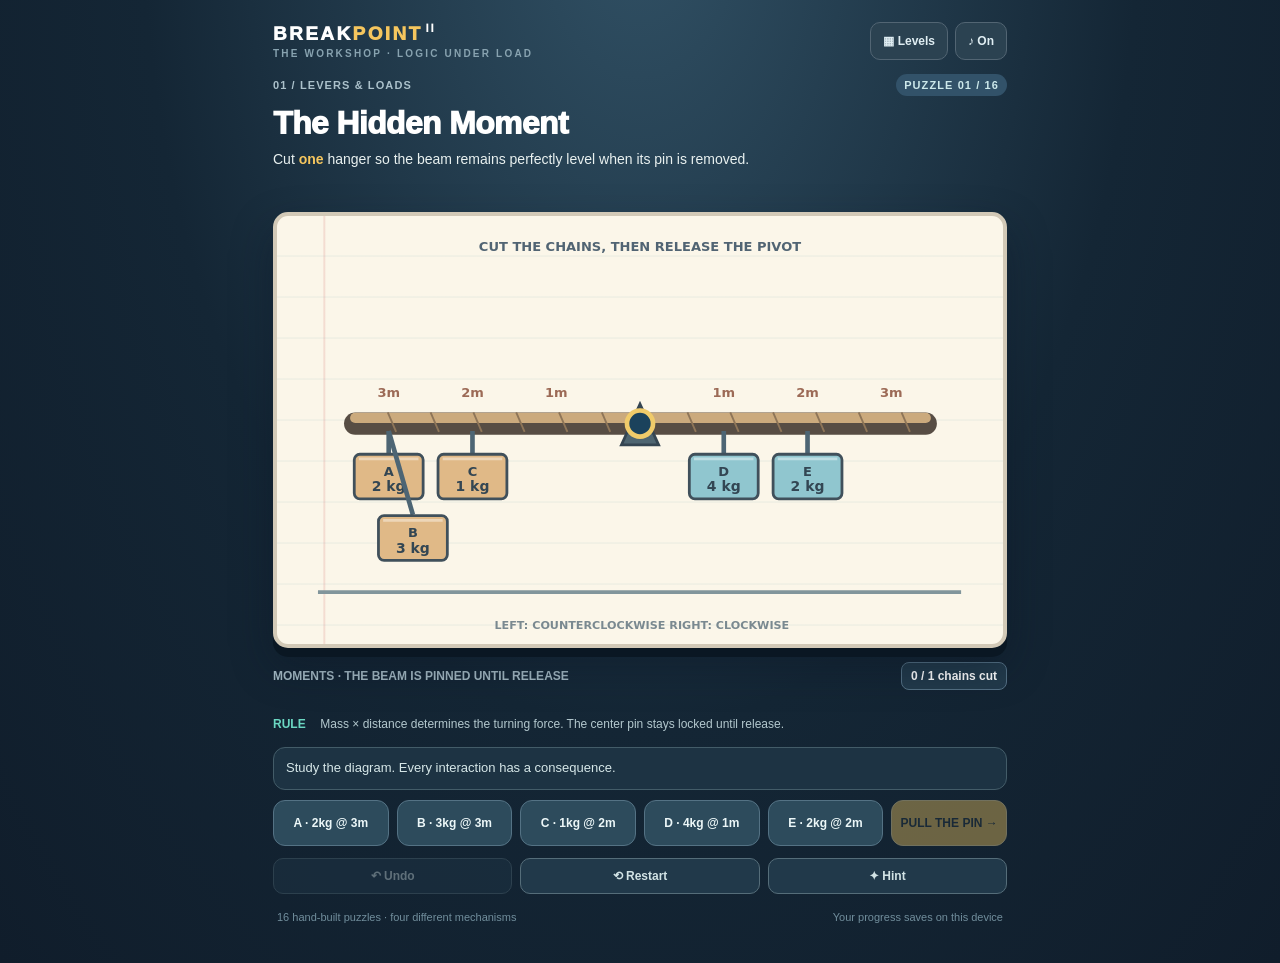
<file: breakpoint/index.html>
<!doctype html>
<html lang="en">
<head>
<meta charset="utf-8"><meta name="viewport" content="width=device-width,initial-scale=1,viewport-fit=cover"><meta name="theme-color" content="#132334"><meta name="apple-mobile-web-app-capable" content="yes"><title>BREAKPOINT // The Workshop</title>
<style>
:root{--night:#152634;--night2:#223b4c;--cream:#fbf6e9;--ink:#233a49;--muted:#a8b9c1;--gold:#f5c65e;--red:#ed7968;--teal:#6bd7c2;--blue:#82bce6}
*{box-sizing:border-box}html{-webkit-text-size-adjust:100%}body{margin:0;background:radial-gradient(ellipse at 50% -10%,#315165,#142635 55%,#101d2b);color:#fff;font-family:ui-rounded,-apple-system,BlinkMacSystemFont,"Segoe UI",sans-serif;min-height:100dvh}button{font:inherit;touch-action:manipulation}button:disabled{opacity:.4;cursor:not-allowed}.shell{width:min(760px,100%);margin:auto;padding:15px 13px max(22px,env(safe-area-inset-bottom))}.top{display:flex;align-items:center;gap:12px;justify-content:space-between;margin-bottom:14px}.wordmark{font-size:19px;font-weight:950;letter-spacing:2.4px;line-height:1}.wordmark em{font-style:normal;color:var(--gold)}.subbrand{font-size:10px;font-weight:850;letter-spacing:2.2px;color:#88a3b0;margin-top:5px}.top-actions{display:flex;gap:7px}.top button{background:#2b4251;border:1px solid #526573;border-radius:10px;color:#e0eef3;min-height:38px;padding:0 12px;font-size:12px;font-weight:800}.eyebrow{display:flex;gap:8px;justify-content:space-between;align-items:center;letter-spacing:1.1px;color:#abc1cb;font-size:11px;font-weight:850}.eyebrow .pill{background:#325269;color:#cde9eb;padding:5px 8px;border-radius:40px}.heading{font-size:clamp(23px,6vw,32px);font-weight:950;letter-spacing:-.65px;line-height:1.1;margin:10px 0 8px}.objective{font-size:14px;color:#e9f1f0;line-height:1.5;min-height:43px}.objective strong{color:var(--gold)}.paper{background:var(--cream);border-radius:15px;overflow:hidden;border:4px solid #d2c9b7;box-shadow:0 9px 0 #0a1723,0 18px 42px #09132266;margin:16px 0 12px;position:relative}.paper:before{position:absolute;content:"";left:0;right:0;top:0;bottom:0;background:repeating-linear-gradient(to bottom,transparent 0,transparent 39px,rgba(99,146,166,.12) 40px,transparent 41px),linear-gradient(90deg,transparent 46px,#db8a8450 47px,transparent 49px);pointer-events:none;z-index:1}.paper svg{width:100%;height:auto;aspect-ratio:780/460;display:block;touch-action:manipulation;position:relative;z-index:2}.tap{cursor:pointer}.tap .hit{fill:transparent;stroke:none;pointer-events:all}.tap:focus{outline:none}.tap:hover .interact,.tap:focus .interact{stroke:#e79b4d;stroke-width:4}.ribbon{display:flex;gap:8px;align-items:center;justify-content:space-between;margin:10px 0;min-height:31px}.ribbon .step{font-size:12px;color:#a6bcc6;font-weight:800}.ribbon .moves{border:1px solid #547084;border-radius:8px;padding:6px 9px;background:#223a4b;font-size:12px;font-weight:900;font-variant-numeric:tabular-nums}.tipline{display:flex;gap:8px;align-items:center;min-height:46px;font-size:12px;line-height:1.4;color:#b3c8ce}.tipline b{color:var(--teal)}.narration{border:1px solid #435c68;border-radius:12px;padding:11px 12px;color:#d6e7e8;font-size:13px;line-height:1.4;margin-bottom:10px;background:#1d3343;min-height:43px}.narration.warn{border-color:#c57d74;background:#4a343f;color:#ffe1d6}.narration.good{border-color:#409984;background:#1c4546;color:#e2ffed}.actions{display:grid;grid-template-columns:repeat(auto-fit,minmax(76px,1fr));gap:8px;margin-top:9px}.action{background:#2d4b5c;color:#ecf7f8;border:1px solid #547284;border-radius:12px;font-size:12px;min-height:46px;padding:7px 8px;font-weight:850;line-height:1.25}.action.highlight{background:#f2c760;color:#243440;border-color:#ffe5a0}.action.selected{background:#357f79;border-color:#89d4c9}.action.used{opacity:.5;text-decoration:line-through}.toolbar{display:flex;gap:8px;margin-top:12px}.toolbar button{flex:1;border:1px solid #556d79;color:#d2e3e5;background:#21394a;border-radius:10px;padding:10px 5px;font-size:12px;font-weight:850}.footer{display:flex;gap:8px;justify-content:space-between;color:#718e9c;font-size:11px;padding:16px 4px;line-height:1.3}.shade{position:fixed;inset:0;background:#091723d9;z-index:20;display:none;justify-content:center;align-items:center;padding:22px}.shade.open{display:flex}.dialog{width:min(470px,100%);max-height:85dvh;overflow:auto;padding:24px;background:#233d4c;border:1px solid #7692a0;box-shadow:0 30px 80px #0009;border-radius:20px}.dialog h2{font-size:27px;margin:4px 0 9px}.dialog p{font-size:14px;line-height:1.6;color:#c7dde3}.dialog .score{color:var(--gold);font-size:32px;letter-spacing:7px;margin:12px 0}.dialog button.main{width:100%;min-height:49px;background:var(--gold);color:#24323d;border:0;border-radius:11px;font-weight:950;margin-top:12px;font-size:15px}.dialog button.secondary{width:100%;min-height:42px;background:transparent;color:#d7e7e8;border:1px solid #768f9d;border-radius:11px;font-weight:850;margin-top:7px}.levelgrid{display:grid;grid-template-columns:repeat(4,1fr);gap:9px;margin-top:19px}.leveltile{min-height:67px;border-radius:9px;background:#315065;border:1px solid #59798b;color:white;font-size:19px;font-weight:900}.leveltile small{display:block;font-size:11px;color:var(--gold);margin-top:4px}.leveltile:disabled{opacity:.28}.leveltile.current{border:2px solid var(--gold)}#winDialog{display:none}#resultDialog{display:none}#levelDialog{display:none}#winDialog.open,#resultDialog.open,#levelDialog.open{display:block}.toast{border-left:4px solid var(--gold);padding-left:10px;font-size:12px!important}.motion{transition:transform .8s cubic-bezier(.18,.72,.25,1)}@media(min-width:680px){.shell{padding-top:22px}.paper{margin-top:20px}}@media(max-width:410px){.shell{padding:12px 9px max(18px,env(safe-area-inset-bottom))}.heading{font-size:25px}.objective{font-size:13px}.action{min-height:43px;font-size:11px}.paper{border-width:3px}.footer{font-size:10px}}
</style>
</head>
<body>
<div class="shell">
<header class="top"><div><div class="wordmark">BREAK<em>POINT</em><span style="font-size:10px;vertical-align:super;margin-left:3px">II</span></div><div class="subbrand">THE WORKSHOP · LOGIC UNDER LOAD</div></div><div class="top-actions"><button id="levelsBtn" aria-label="Choose a level">▦ Levels</button><button id="soundBtn" aria-label="Sound toggle">♪ On</button></div></header>
<div class="eyebrow"><span id="category">MECHANICS</span><span class="pill" id="levelNumber">PUZZLE 01 / 16</span></div>
<h1 class="heading" id="title">Loading…</h1><div class="objective" id="objective"></div>
<div class="paper"><svg id="board" viewBox="0 0 780 460" role="img" aria-label="Interactive physics puzzle"></svg></div>
<div class="ribbon"><span class="step" id="mechanic">MECHANICAL RULE</span><span class="moves" id="counter">0 MOVES</span></div>
<div class="tipline" id="rule"></div><div class="narration" id="status" aria-live="polite">Think through the consequences before you act.</div><div id="actions" class="actions"></div>
<div class="toolbar"><button id="undoBtn">↶ Undo</button><button id="retryBtn">⟲ Restart</button><button id="hintBtn">✦ Hint</button></div>
<footer class="footer"><span>16 hand-built puzzles · four different mechanisms</span><span>Your progress saves on this device</span></footer>
</div>
<div class="shade" id="shade"><div class="dialog" role="dialog" aria-modal="true" aria-label="Game dialog"><div id="winDialog"><div class="eyebrow">MECHANISM SOLVED</div><h2>Nicely reasoned.</h2><div class="score" id="stars">★★★</div><p id="winText"></p><button class="main" id="nextBtn">Next mechanism →</button><button class="secondary" id="levelFromWin">Choose a level</button></div><div id="resultDialog"><div class="eyebrow">TEST RESULT</div><h2 id="failHeading">Not quite.</h2><p id="failText"></p><button class="main" id="againBtn">Rewind and try again</button><button class="secondary" id="dismissBtn">Inspect the machine</button></div><div id="levelDialog"><div class="eyebrow">WORKSHOP DIRECTORY</div><h2>Choose a puzzle</h2><p>Complete a challenge to unlock the next one.</p><div id="levelGrid" class="levelgrid"></div><button class="secondary" id="closeLevels">Back to the workshop</button></div></div></div>
<script>
(()=>{'use strict';
const $=id=>document.getElementById(id);
const TORQUES=[
 {title:'The Hidden Moment',objective:'Cut <strong>one</strong> hanger so the beam remains perfectly level when its pin is removed.',weights:[[0,3,2],[0,3,3],[0,2,1],[1,1,4],[1,2,2]],cut:1,par:1,hint:'Balance is not about total kilograms. Multiply each mass by its distance from the pivot.'},
 {title:'Two Cuts, One Balance',objective:'The right arm will dive. Cut <strong>two</strong> hangers to restore equilibrium before releasing the pin.',weights:[[0,3,3],[0,2,1],[0,1,7],[1,3,7],[1,1,3],[1,3,6]],cut:2,par:2,hint:'You need to eliminate the excess clockwise moment. Cutting two hangers on the heavy side may work.'},
 {title:'The Counterbalance',objective:'One cut must come from <strong>each side</strong>. Restore a perfectly level beam with exactly two cuts.',weights:[[0,2,1],[0,3,6],[0,3,5],[1,2,4],[1,3,4],[1,3,6]],cut:2,sides:true,par:2,hint:'Removing load from both sides changes the moments in opposite directions. Look for two moments whose difference matches the imbalance.'},
 {title:'The Last Safety Pin',objective:'Exactly <strong>three</strong> chains must go. Balance the loaded beam without any counterweight touching the floor.',weights:[[0,1,1],[0,2,3],[0,2,3],[0,3,3],[1,1,7],[1,1,2],[1,2,5]],cut:3,par:3,hint:'Treat each hanger as a signed moment: left is negative, right is positive. Three contributions must cancel the starting imbalance.'}
];
const ROLLERS=[
 {title:'Coupled Switches',objective:'Route the falling marble through <strong>three gates</strong> and into the collection bin. Two of the levers are coupled.',n:3,masks:[1,3,5],initial:7,target:5,par:2,hint:'A lever can change more than one gate. Trace the brass coupling rods before launching.'},
 {title:'The Cross-Link',objective:'Four diverters share mechanical linkages. Find a setup that sends the ball into the green bin in <strong>two moves</strong>.',n:4,masks:[3,2,5,8],initial:4,target:5,par:2,hint:'The first lever affects the first TWO gates. Set the joint state, not individual gates.'},
 {title:'The Unhelpful Lever',objective:'Five gates, but some handles disturb two or more diverters. Solve the configuration with <strong>three throws</strong>.',n:5,masks:[3,2,30,10,24],initial:10,target:21,par:3,hint:'Work backward from the bottom gate. A switch that fixes one gate may undo another.'},
 {title:'The Six-Gate Gauntlet',objective:'Six diverters, six linked controls, and no safe intermediate stopping point. Find the four-throw route.',n:6,masks:[1,3,6,24,16,32],initial:31,target:21,par:4,hint:'Trace which levers share a gate. The central pair of gates can only be corrected through linked changes.'}
];
const FLUIDS=[
 {title:'The Missing Four',objective:'Three sealed vessels hold <strong>8, 5 and 3 liters</strong>. Measure exactly <strong>4 L in vessel A</strong>. No markings to pour halfway.',caps:[8,5,3],targetI:0,target:4,par:7,hint:'Every pour runs until the source empties OR the receiving vessel fills. Try filling B, then using C to remove a measured 3 L.'},
 {title:'Five, Precisely',objective:'Start with 10 liters split across 10-, 7- and 3-liter vessels. Leave <strong>exactly 5 L in B</strong>.',caps:[10,7,3],targetI:1,target:5,par:8,hint:'The 3-liter vessel is a measuring tool. Filling it repeatedly creates the missing remainder.'},
 {title:'Half a Tank',objective:'You have sealed vessels of 13, 8 and 5 liters. Isolate <strong>exactly 6 L in B</strong>.',caps:[13,8,5],targetI:1,target:6,par:6,hint:'B starts at 0. Fill it, pour 5 into C, then see what remainder can be moved.'},
 {title:'The Twelve-Liter Trap',objective:'The engineer needs <strong>exactly 6 L in A</strong> using only 12-, 7- and 5-liter vessels. No refilling from outside.',caps:[12,7,5],targetI:0,target:6,par:11,hint:'Since 7 minus 5 leaves 2, you can build quantities by repeated full transfers rather than guessing.'}
];
const GEARS=[
 {title:'Interlocked Shutters',objective:'Turn the handles until <strong>all four shutters are open</strong>. Each handle moves several shutters.',n:4,masks:[5,11,7,13],initial:9,par:2,hint:'The curved copper wires show exactly which shutters each handle reverses. A closed shutter needs an odd number of changes.'},
 {title:'Shared Axles',objective:'Five shutters and five linked handles. Every shutter must be open after <strong>three</strong> turns.',n:5,masks:[21,26,28,24,22],initial:13,par:3,hint:'Open shutters can be temporarily closed. Look for a set of handles whose combined effects cancel in the right places.'},
 {title:'The Gear Matrix',objective:'Six shutters, each coupled to several handles. Find the <strong>three-handle</strong> release combination.',n:6,masks:[19,38,21,10,17,33],initial:41,par:3,hint:'Since flipping the same handle twice does nothing, each handle is effectively a yes/no choice.'},
 {title:'Master Lock',objective:'Seven shutters and a tangle of axles. The mechanism will open in <strong>four turns</strong> if you plan correctly.',n:7,masks:[73,18,14,9,49,34,96],initial:125,par:4,hint:'For each shutter that is closed, an odd number of its linked handles must be turned. Open ones require an even number.'}
];
const MIX=[['torque',0],['roller',0],['fluid',0],['gear',0],['torque',1],['roller',1],['gear',1],['fluid',1],['roller',2],['torque',2],['fluid',2],['gear',2],['torque',3],['roller',3],['fluid',3],['gear',3]];
const types={torque:'01 / LEVERS & LOADS',roller:'02 / MARBLE ROUTING',fluid:'03 / HYDRAULICS',gear:'04 / COUPLED GEARS'};
const categories={torque:'MOMENTS · THE BEAM IS PINNED UNTIL RELEASE',roller:'DIVERTERS · LINKED HANDLES MOVE TOGETHER',fluid:'CONSERVATION · WATER CANNOT BE CREATED',gear:'REVERSIBLE LINKS · EVERY TURN HAS CONSEQUENCES'};
const storageKey='breakpoint_workshop_v2';let saved={};try{saved=JSON.parse(localStorage.getItem(storageKey)||'{}')}catch(e){};
const S={level:Math.max(0,Math.min(15,saved.level||0)),unlocked:Math.max(0,Math.min(15,saved.unlocked||0)),stars:Array.isArray(saved.stars)?saved.stars:{},sound:saved.sound!==false,hints:{},cur:null,history:[],status:'',phase:'play',cutover:0};
let inAnimation=false;
function persist(){try{localStorage.setItem(storageKey,JSON.stringify({level:S.level,unlocked:S.unlocked,stars:S.stars,sound:S.sound}))}catch(e){}}
function tone(f=500){if(!S.sound)return;try{const C=window.AudioContext||window.webkitAudioContext;if(!C)return;if(!tone.ctx)tone.ctx=new C();const ctx=tone.ctx;const o=ctx.createOscillator(),g=ctx.createGain();o.type='sine';o.frequency.setValueAtTime(f,ctx.currentTime);g.gain.setValueAtTime(.035,ctx.currentTime);g.gain.exponentialRampToValueAtTime(.001,ctx.currentTime+.15);o.connect(g);g.connect(ctx.destination);o.start();o.stop(ctx.currentTime+.16)}catch(e){}}
function current(){const [type,idx]=MIX[S.level];return{type,...({torque:TORQUES,roller:ROLLERS,fluid:FLUIDS,gear:GEARS}[type][idx])}}
function initial(l){if(l.type==='torque')return{cuts:[],released:false};if(l.type==='roller')return{bits:l.initial,moves:0,released:false,path:[]};if(l.type==='fluid')return{vol:[l.caps[0],0,0],from:null,moves:0};return{bits:l.initial,moves:0}}
function load(i){S.level=i;S.cur=initial(current());S.history=[];S.phase='play';S.status='Study the diagram. Every interaction has a consequence.';S.cutover=0;inAnimation=false;persist();closeModal();render()}
function clone(x){return JSON.parse(JSON.stringify(x))}
function remember(){S.history.push(clone(S.cur));if(S.history.length>40)S.history.shift()}
function notify(t){S.status=t;renderControls()}
function mechanicCount(l){return l.type==='torque'?`${S.cur.cuts.length} / ${l.cut} chains cut`:`${S.cur.moves} moves · par ${l.par}`}
function badge(x,y,s,color='#263e4d',size=15,weight=900){return `<text x="${x}" y="${y}" fill="${color}" text-anchor="middle" font-family="ui-rounded,-apple-system,system-ui" font-weight="${weight}" font-size="${size}">${s}</text>`}
function frame(){return `<defs><pattern id="hach" width="6" height="6" patternUnits="userSpaceOnUse"><path d="M0 6L6 0" stroke="#bcb7aa" stroke-width=".75" opacity=".45"/></pattern><filter id="shadowFx"><feDropShadow dx="0" dy="3" stdDeviation="3" flood-opacity=".13"/></filter></defs>`}
function act(label,fn,opts={}){const b=document.createElement('button');b.className='action'+(opts.hi?' highlight':'')+(opts.selected?' selected':'')+(opts.used?' used':'');b.disabled=!!opts.disabled;b.textContent=label;b.addEventListener('click',fn);$('actions').append(b)}
function redraw(){const l=current();$('board').innerHTML=frame()+(l.type==='torque'?drawTorque(l):l.type==='roller'?drawRoller(l):l.type==='fluid'?drawFluid(l):drawGears(l));$('board').querySelectorAll('[data-act]').forEach(el=>el.addEventListener('click',()=>{const [kind,arg]=el.dataset.act.split(':');if(kind==='torque')cutWeight(+arg);if(kind==='gate')flipGate(+arg);if(kind==='tank')tapTank(+arg);if(kind==='gear')turnGear(+arg)}))}
function drawTorque(l){let txt=`${badge(390,38,'CUT THE CHAINS, THEN RELEASE THE PIVOT','#516473',14,850)}`;txt+=`<path d="M44 404H735" stroke="#81959b" stroke-width="4"/><g id="beamGroup" class="motion" style="transform-origin:390px 224px;transform:rotate(${S.cutover}deg)">`;
 txt+=`<path d="M84 223H697" stroke="#574d44" stroke-width="24" stroke-linecap="round"/><path d="M84 217H697" stroke="#cbaa7d" stroke-width="11" stroke-linecap="round"/><g stroke="#8e7558" stroke-width="2">${Array.from({length:13},(_,i)=>`<path d="M${119+i*46} 211l9 21"/>`).join('')}</g>`;
 const occupied={};l.weights.forEach((w,i)=>{let side=w[0]?1:-1,arm=w[1],kg=w[2],key=`${w[0]}-${arm}`,row=occupied[key]||0;occupied[key]=row+1;let peg=390+side*arm*90;let x=peg+((row%2===0?-1:1)*Math.floor((row+1)/2)*26),y=281+row*66;if(row>=2)y=340;let dead=S.cur.cuts.includes(i);txt+=`<g class="${dead?'':'tap'}" data-act="torque:${i}" opacity="${dead?.21:1}"><path d="M${peg} 231L${x} ${y-26}" stroke="${dead?'#adb2af':'#4d6574'}" stroke-width="5" stroke-dasharray="${dead?'7 8':'none'}"/>`;
 txt+=`<rect class="interact" x="${x-37}" y="${y-25}" width="74" height="48" rx="6" fill="${w[0]?'#90c6cf':'#e0b987'}" stroke="#40505b" stroke-width="3"/><path d="M${x-32} ${y-20}h64" stroke="#ffffff68" stroke-width="3"/>${badge(x,y-2,String.fromCharCode(65+i),'#334653',14)}${badge(x,y+15,kg+' kg','#334653',15)}<rect class="hit" x="${x-45}" y="${y-38}" width="90" height="70"/></g>`;});
 txt+='</g>';txt+=`<path d="M370 246L390 202L410 246Z" fill="#4e6571" stroke="#344552" stroke-width="3"/><circle cx="390" cy="223" r="14" fill="#1b425c" stroke="#f0cb6a" stroke-width="5"/>`;
 for(let k=-3;k<=3;k++)if(k!==0)txt+=`${badge(390+k*90,195,Math.abs(k)+'m','#9c6a56',14,750)}`;
 txt+=`${badge(392,444,'LEFT: COUNTERCLOCKWISE                         RIGHT: CLOCKWISE','#7a8990',12)}`;
 return txt}
function drawRoller(l){const n=l.n;let t=`${badge(390,32,'SET THE SWITCHES, THEN PULL THE START LEVER','#506a76',14)}`;let nodes=rollerNodes(n);const bits=S.cur.bits;const end={x:390,y:426};t+=`<path d="M390 42V75" stroke="#4f7380" stroke-width="7" stroke-linecap="round"/><circle cx="390" cy="75" r="17" fill="#e7ae60" stroke="#665449" stroke-width="3"/>`;
 for(let i=0;i<n;i++){const p=nodes[i],next=nodes[i+1]||end;let correct=(l.target>>i)&1;let chosen=(bits>>i)&1;let trapX=correct===1?p.x-210:p.x+210;let trapY=Math.min(422,p.y+50);
 t+=`<path d="M${p.x} ${p.y+8}L${next.x} ${next.y-18}" stroke="#69a996" stroke-width="9" stroke-linecap="round" opacity=".58"/><path d="M${p.x} ${p.y+8}L${trapX} ${trapY-14}" stroke="#d48a7c" stroke-width="7" stroke-dasharray="11 10" stroke-linecap="round" opacity=".5"/><path d="M${trapX-22} ${trapY}h44l-9 13h-26z" fill="#ce8775" stroke="#8f6f65" stroke-width="2"/>`;
 let dx=chosen===correct?next.x:trapX,dy=chosen===correct?next.y-18:trapY-14;let a=Math.atan2(dy-p.y,dx-p.x)*180/Math.PI; t+=`<g class="tap" data-act="gate:${i}"><rect class="interact" x="${p.x-32}" y="${p.y-22}" width="64" height="44" rx="10" fill="#e8d6ae" stroke="#657784" stroke-width="3"/><path d="M${p.x-25} ${p.y}h50" stroke="#b4b6a2" stroke-width="4"/><path d="M${p.x} ${p.y}L${p.x+34*Math.cos(a*Math.PI/180)} ${p.y+34*Math.sin(a*Math.PI/180)}" stroke="#243f50" stroke-width="9" stroke-linecap="round"/><circle cx="${p.x}" cy="${p.y}" r="11" fill="#fff4cc" stroke="#2d4657" stroke-width="3"/>${badge(p.x,p.y-35,String.fromCharCode(65+i),'#314d5d',16)}<rect class="hit" x="${p.x-38}" y="${p.y-40}" width="76" height="75"/></g>`;
 }
 t+=`<path d="M336 445h108l-12 -35h-84z" fill="#7cc6a1" stroke="#4b806f" stroke-width="4"/>${badge(390,440,'GOAL','#244c47',15)}`;
 // coupling rods are declared by interaction masks; colored joint pins are rendered in a separate miniature schematic.
 let baseX=390-n*32;t+=`<g opacity=".93">`;for(let i=0;i<n;i++){let x=baseX+i*64+32;t+=`<circle cx="${x}" cy="447" r="6" fill="${(bits>>i)&1?'#d3a85d':'#527e8a'}" stroke="#344c56" stroke-width="1.5"/>`}t+='</g>';
 if(S.cur.released&&S.cur.path?.length){t+=`<circle id="animatedBall" cx="390" cy="75" r="15" fill="#f0c557" stroke="#8f6f3c" stroke-width="4" filter="url(#shadowFx)"/>`}
 return t}
function rollerNodes(n){let xs=[390,485,310,445,330,400];return Array.from({length:n},(_,i)=>({x:xs[i],y:111+i*(274/Math.max(1,n-1))}))}
function drawFluid(l){let t=`${badge(390,36,'TAP A SOURCE VESSEL, THEN A DESTINATION','#516a73',14)}`;t+=`<path d="M120 413H666" stroke="#90a1a4" stroke-width="7"/>`;const starts=[107,335,563];for(let i=0;i<3;i++){const x=starts[i],cap=l.caps[i],v=S.cur.vol[i],fill=v/cap*218,selected=S.cur.from===i,target=l.targetI===i; t+=`<g class="tap" data-act="tank:${i}"><rect class="interact" x="${x}" y="117" width="110" height="273" rx="5" fill="#f9f9ec" stroke="${selected?'#e7a853':'#6d8692'}" stroke-width="${selected?8:4}"/><rect x="${x+6}" y="${385-fill}" width="98" height="${fill}" rx="3" fill="#71b9db"/><path d="M${x+6} ${385-fill}h98" stroke="#367a9d" stroke-width="5"/>`;for(let j=1;j<cap;j++){let y=385-j/cap*218;t+=`<path d="M${x+84} ${y}h${j%2===0?18:10}" stroke="#6c8b99" stroke-width="2"/>`};if(target){let y=385-l.target/cap*218;t+=`<path d="M${x-18} ${y}h146" stroke="#e27a60" stroke-width="4" stroke-dasharray="10 7"/>${badge(x+56,y-10,'TARGET '+l.target+' L','#cb6954',12)}`}
 t+=`<path d="M${x-8} 116h126" stroke="#6e8490" stroke-width="9" stroke-linecap="round"/>${badge(x+55,85,String.fromCharCode(65+i),'#334b59',26)}${badge(x+55,110,cap+' L CAPACITY','#708691',12)}${badge(x+55,326,`${v} L`,'#244e66',31)}<rect class="hit" x="${x-15}" y="72" width="140" height="331"/></g>`;}
 t+=`<path d="M160 430H610" stroke="#768e93" stroke-width="3" stroke-dasharray="11 9"/>${badge(390,452,'POURS STOP WHEN ONE VESSEL IS EMPTY OR FULL','#7e8b90',12)}`;return t}
function drawGears(l){const n=l.n,first=80,range=620,x=i=>first+i*range/(n-1);let t=`${badge(390,31,'COPPER RODS SHOW WHICH SHUTTERS EACH HANDLE FLIPS','#5d737a',14)}`;
 // copper linking paths, each line is structurally meaningful
 for(let h=0;h<n;h++)for(let sh=0;sh<n;sh++)if(l.masks[h]>>sh&1){let a=x(h),b=x(sh),y1=318,y2=202;t+=`<path d="M${a} ${y1}Q${(a+b)/2} ${236+((h+sh)%4)*10} ${b} ${y2}" stroke="${h%2?'#b48456':'#c99b68'}" stroke-width="2.5" fill="none" opacity=".60"/>`}
 for(let sh=0;sh<n;sh++){const open=(S.cur.bits>>sh)&1,px=x(sh);t+=`<g><rect x="${px-28}" y="126" width="56" height="66" rx="9" fill="${open?'#79cdb5':'#df8779'}" stroke="#4c6b75" stroke-width="4" filter="url(#shadowFx)"/>${open?`<path d="M${px-17} 158l12 12 22-28" stroke="#20554c" stroke-width="6" fill="none" stroke-linecap="round" stroke-linejoin="round"/>`:`<path d="M${px-14} 143l28 31m0-31l-28 31" stroke="#894a45" stroke-width="5" stroke-linecap="round"/>`}${badge(px,113,String.fromCharCode(65+sh),'#3d5360',15)}${badge(px,220,open?'OPEN':'SHUT',open?'#4b9486':'#bf6055',11)}</g>`}
 for(let h=0;h<n;h++){let px=x(h);t+=`<g class="tap" data-act="gear:${h}"><circle class="interact" cx="${px}" cy="332" r="30" fill="#e5ca95" stroke="#506b78" stroke-width="5"/><path d="M${px-13} 319l26 26m0-26l-26 26" stroke="#876a52" stroke-width="4"/><circle cx="${px}" cy="332" r="10" fill="#2d4e61" stroke="#f9eed3" stroke-width="3"/>${badge(px,389,String(h+1),'#324e5b',18)}<circle class="hit" cx="${px}" cy="330" r="43"/></g>`}
 t+=`${badge(390,437,'TURN ANY HANDLE ONCE TO REVERSE ITS CONNECTED SHUTTERS','#74858c',12)}`;return t}
function moment(l,cuts){return l.weights.reduce((a,w,i)=>cuts.includes(i)?a:a+(w[0]?1:-1)*w[1]*w[2],0)}
function cutWeight(i){let l=current();if(l.type!=='torque'||S.phase!=='play'||S.cur.released||S.cur.cuts.includes(i)||S.cur.cuts.length>=l.cut)return;remember();S.cur.cuts.push(i);tone(370);notify(`Chain ${String.fromCharCode(65+i)} removed. ${l.cut-S.cur.cuts.length} remaining. The pivot is still locked.`);render()}
function releaseBeam(){let l=current();if(l.type!=='torque'||S.phase!=='play'||S.cur.cuts.length!==l.cut)return;S.cur.released=true;S.phase='result';S.cutover=0;render();const val=moment(l,S.cur.cuts),sides=S.cur.cuts.map(i=>l.weights[i][0]),ok=val===0&&(!l.sides||new Set(sides).size===2);tone(ok?740:210);setTimeout(()=>{S.cutover=val===0?0:(val>0?11:-11);const beam=$('beamGroup');if(beam)beam.style.transform=`rotate(${S.cutover}deg)`},80);setTimeout(()=>{if(ok)win();else fail('The release pin was pulled, but the beam is not balanced. '+(val>0?'The right side rotates downward.':val<0?'The left side rotates downward.':'The required one-cut-per-side condition was not met.'))},950)}
function flipGate(i){let l=current();if(l.type!=='roller'||S.phase!=='play'||S.cur.released||S.cur.moves>=l.par)return;remember();S.cur.bits^=l.masks[i];S.cur.moves++;tone(390+i*45);notify(`Lever ${String.fromCharCode(65+i)} moved. ${popcount(l.masks[i])} diverter${popcount(l.masks[i])===1?'':'s'} rotated together.`);render()}
function launchBall(){let l=current();if(l.type!=='roller'||S.phase!=='play')return;S.cur.released=true;S.phase='result';const p=rollerNodes(l.n),points=[{x:390,y:75}];let safe=true;for(let i=0;i<l.n;i++){points.push({x:p[i].x,y:p[i].y});let correct=(l.target>>i)&1;if(((S.cur.bits>>i)&1)!==correct){const trapX=correct===1?p[i].x-210:p[i].x+210;points.push({x:trapX,y:Math.min(422,p[i].y+48)});safe=false;break}}if(safe)points.push({x:390,y:417});S.cur.path=points;render();tone(810);let start=null;let duration=points.length*350;let ball=$('animatedBall');const move=(time)=>{if(S.phase!=='result')return;if(start===null)start=time;let prog=Math.min(points.length-1,(time-start)/duration*(points.length-1));let ix=Math.min(points.length-2,Math.floor(prog)),f=prog-ix;if(ball){ball.setAttribute('cx',points[ix].x*(1-f)+points[ix+1].x*f);ball.setAttribute('cy',points[ix].y*(1-f)+points[ix+1].y*f)}if(prog<points.length-1)requestAnimationFrame(move);else{if(safe)win();else fail('The marble followed a diverter into the red catch tray. Change the connected levers, then launch again.')}};requestAnimationFrame(move)}
function popcount(x){let n=0;while(x){n+=x&1;x>>>=1}return n}
function tapTank(i){let l=current();if(l.type!=='fluid'||S.phase!=='play')return;let c=S.cur,v=c.vol;if(c.from===null){if(v[i]<=0){notify(`Vessel ${String.fromCharCode(65+i)} is empty. Select a nonempty source.`);return}c.from=i;notify(`Pour FROM ${String.fromCharCode(65+i)}. Now choose the receiving vessel.`);render();return}if(c.from===i){c.from=null;notify('Selection cancelled. Choose a source vessel.');render();return}let j=i,from=c.from,amount=Math.min(v[from],l.caps[j]-v[j]);if(amount===0){c.from=null;notify('That transfer cannot proceed; the receiving vessel is full.');render();return}remember();v[from]-=amount;v[j]+=amount;c.moves++;c.from=null;tone(560);S.status=`${amount} L flowed from ${String.fromCharCode(65+from)} to ${String.fromCharCode(65+j)}. Total volume remains ${l.caps[0]} L.`;render();if(v[l.targetI]===l.target)setTimeout(win,350)}
function turnGear(i){let l=current();if(l.type!=='gear'||S.phase!=='play'||S.cur.moves>=l.par)return;remember();S.cur.bits^=l.masks[i];S.cur.moves++;tone(440+i*60);S.status=`Handle ${i+1} rotated ${popcount(l.masks[i])} shutter${popcount(l.masks[i])===1?'':'s'}.`;render();if(S.cur.bits===(1<<l.n)-1)setTimeout(win,350)}
function undo(){if(S.phase!=='play'||!S.history.length)return;S.cur=S.history.pop();S.status='Last action reversed. Reconsider the constraints.';tone(260);render()}
function retry(){load(S.level)}
function evaluateHint(){const l=current(),hintCount=(S.hints[S.level]||0)+1;S.hints[S.level]=hintCount;const basic=l.hint;
 if(hintCount===1){notify('HINT · '+basic);return}
 if(l.type==='torque'){let remaining=Array.from({length:l.weights.length},(_,i)=>i).filter(i=>!S.cur.cuts.includes(i));let required=l.cut-S.cur.cuts.length,valid=[];function comb(xs,k,acc=[]){if(k===0){let all=[...S.cur.cuts,...acc];if(moment(l,all)===0&&(!l.sides||new Set(all.map(j=>l.weights[j][0])).size===2))valid.push(acc);return}for(let a=0;a<=xs.length-k;a++)comb(xs.slice(a+1),k-1,[...acc,xs[a]])}comb(remaining,required);notify(valid.length?'HINT · Remaining cuts: '+valid[0].map(i=>String.fromCharCode(65+i)).join(', '):'HINT · Your existing cuts cannot lead to a balanced beam. Undo or restart.');}
 if(l.type==='roller'||l.type==='gear'){let n=l.n,target=l.type==='gear'?(1<<n)-1:l.target;let plan=bitPlan(l.masks,S.cur.bits,target,l.par-S.cur.moves);notify(plan?`HINT · Next useful handle: ${l.type==='gear'?plan[0]+1:String.fromCharCode(65+plan[0])}. ${plan.length} move${plan.length===1?'':'s'} remain.`:'HINT · Your remaining move budget is insufficient. Undo or restart.');}
 if(l.type==='fluid'){let plan=waterPlan(l.caps,S.cur.vol,l.targetI,l.target);notify(plan?.length?`HINT · Next transfer: ${String.fromCharCode(65+plan[0][0])} → ${String.fromCharCode(65+plan[0][1])}. Shortest route: ${plan.length} pour${plan.length===1?'':'s'}.`:'HINT · No further transfer is required.');}
}
function bitPlan(masks,start,target,budget){let n=masks.length,best=null;for(let x=0;x<(1<<n);x++){let b=popcount(x);if(b>budget||(best&&b>=best.length))continue;let out=start,ids=[];for(let i=0;i<n;i++)if(x>>i&1){out^=masks[i];ids.push(i)}if(out===target)best=ids}return best}
function waterPlan(caps,start,idx,target){const key=v=>v.join(','),q=[[start,[]]],seen=new Set([key(start)]);while(q.length){const [v,path]=q.shift();if(v[idx]===target)return path;for(let i=0;i<v.length;i++)for(let j=0;j<v.length;j++){if(i===j)continue;let amt=Math.min(v[i],caps[j]-v[j]);if(!amt)continue;let vv=v.slice();vv[i]-=amt;vv[j]+=amt;let k=key(vv);if(seen.has(k))continue;seen.add(k);q.push([vv,[...path,[i,j]]])}}return null}
function render(){const l=current();$('title').textContent=l.title;$('category').textContent=types[l.type];$('levelNumber').textContent=`PUZZLE ${String(S.level+1).padStart(2,'0')} / 16`;$('objective').innerHTML=l.objective;$('mechanic').textContent=categories[l.type];$('counter').textContent=mechanicCount(l);$('rule').innerHTML=l.type==='torque'?'<b>RULE</b> &nbsp; Mass × distance determines the turning force. The center pin stays locked until release.':l.type==='roller'?'<b>RULE</b> &nbsp; Each lever moves every gate coupled to it. Red trays are dead ends.':l.type==='fluid'?'<b>RULE</b> &nbsp; Transfers stop only when the source empties or the destination fills.':'<b>RULE</b> &nbsp; A turned handle flips all connected shutters: open becomes closed and vice versa.';redraw();renderControls()}
function renderControls(){const l=current(),status=$('status');status.textContent=S.status;status.className='narration'+(S.phase==='won'?' good':S.phase==='result'?' warn':'');$('actions').innerHTML='';if(l.type==='torque'){l.weights.forEach((w,i)=>act(`${String.fromCharCode(65+i)} · ${w[2]}kg @ ${w[1]}m`,()=>cutWeight(i),{disabled:S.phase!=='play'||S.cur.cuts.includes(i)||S.cur.cuts.length>=l.cut,used:S.cur.cuts.includes(i)}));act('PULL THE PIN →',releaseBeam,{hi:true,disabled:S.phase!=='play'||S.cur.cuts.length!==l.cut})}
 if(l.type==='roller'){for(let i=0;i<l.n;i++)act(`LEVER ${String.fromCharCode(65+i)} ↔`,()=>flipGate(i),{disabled:S.phase!=='play'||S.cur.moves>=l.par});act('RELEASE BALL ●',launchBall,{hi:true,disabled:S.phase!=='play'})}
 if(l.type==='fluid'){for(let i=0;i<3;i++)act(`${String.fromCharCode(65+i)} · ${S.cur.vol[i]}/${l.caps[i]} L`,()=>tapTank(i),{selected:S.cur.from===i,disabled:S.phase!=='play'});}
 if(l.type==='gear'){for(let i=0;i<l.n;i++)act(`HANDLE ${i+1}`,()=>turnGear(i),{disabled:S.phase!=='play'||S.cur.moves>=l.par})}
 $('undoBtn').disabled=S.phase!=='play'||S.history.length===0;$('hintBtn').disabled=S.phase!=='play';$('soundBtn').textContent=S.sound?'♪ On':'♪ Off';}
function modal(type){$('shade').classList.add('open');for(let k of ['winDialog','resultDialog','levelDialog'])$(k).classList.toggle('open',k===type)}function closeModal(){$('shade').classList.remove('open')}
function win(){if(S.phase==='won')return;S.phase='won';const l=current();let move=l.type==='torque'?S.cur.cuts.length:S.cur.moves;let medal=move<=l.par?3:move<=l.par+2?2:1;if(S.hints[S.level])medal=Math.min(2,medal);S.stars[S.level]=Math.max(S.stars[S.level]||0,medal);S.unlocked=Math.max(S.unlocked,Math.min(15,S.level+1));persist();tone(880);$('stars').textContent='★'.repeat(medal)+'☆'.repeat(3-medal);$('winText').textContent=`${l.title} solved in ${move} action${move===1?'':'s'}. ${medal===3?'That is an optimal solution.': 'You can replay to aim for three stars.'}`;$('nextBtn').textContent=S.level===15?'Workshop complete · replay':'Next mechanism →';renderControls();modal('winDialog')}
function fail(message){S.phase='failed';$('failHeading').textContent='The mechanism failed.';$('failText').textContent=message;modal('resultDialog');renderControls()}
function levelChooser(){closeModal();modal('levelDialog');let container=$('levelGrid');container.innerHTML='';MIX.forEach(([type,k],i)=>{let b=document.createElement('button');b.className='leveltile'+(S.level===i?' current':'');b.disabled=i>S.unlocked;b.innerHTML=`${i+1}<small>${i>S.unlocked?'LOCKED':S.stars[i]?'★'.repeat(S.stars[i]):'○'} · ${type.toUpperCase()}</small>`;b.onclick=()=>load(i);container.append(b)})}
$('levelsBtn').onclick=levelChooser;$('closeLevels').onclick=closeModal;$('levelFromWin').onclick=levelChooser;$('nextBtn').onclick=()=>load(Math.min(15,S.level+1));$('againBtn').onclick=retry;$('dismissBtn').onclick=closeModal;$('retryBtn').onclick=retry;$('undoBtn').onclick=undo;$('hintBtn').onclick=evaluateHint;$('soundBtn').onclick=()=>{S.sound=!S.sound;persist();renderControls();if(S.sound)tone(600)};$('shade').addEventListener('click',e=>{if(e.target===$('shade')&&$('levelDialog').classList.contains('open'))closeModal()});window.addEventListener('keydown',e=>{if(e.key==='Escape'&&$('levelDialog').classList.contains('open'))closeModal()});
// Testable logic is exposed read-only for automated regression verification.
window.BREAKPOINT_TEST={levels:MIX.length,torques:TORQUES,rollers:ROLLERS,fluids:FLUIDS,gears:GEARS,moment,bitPlan,waterPlan,getLevel:()=>S.level,getState:()=>clone(S.cur)};
load(S.level);
})();
</script></body></html>
</file>
